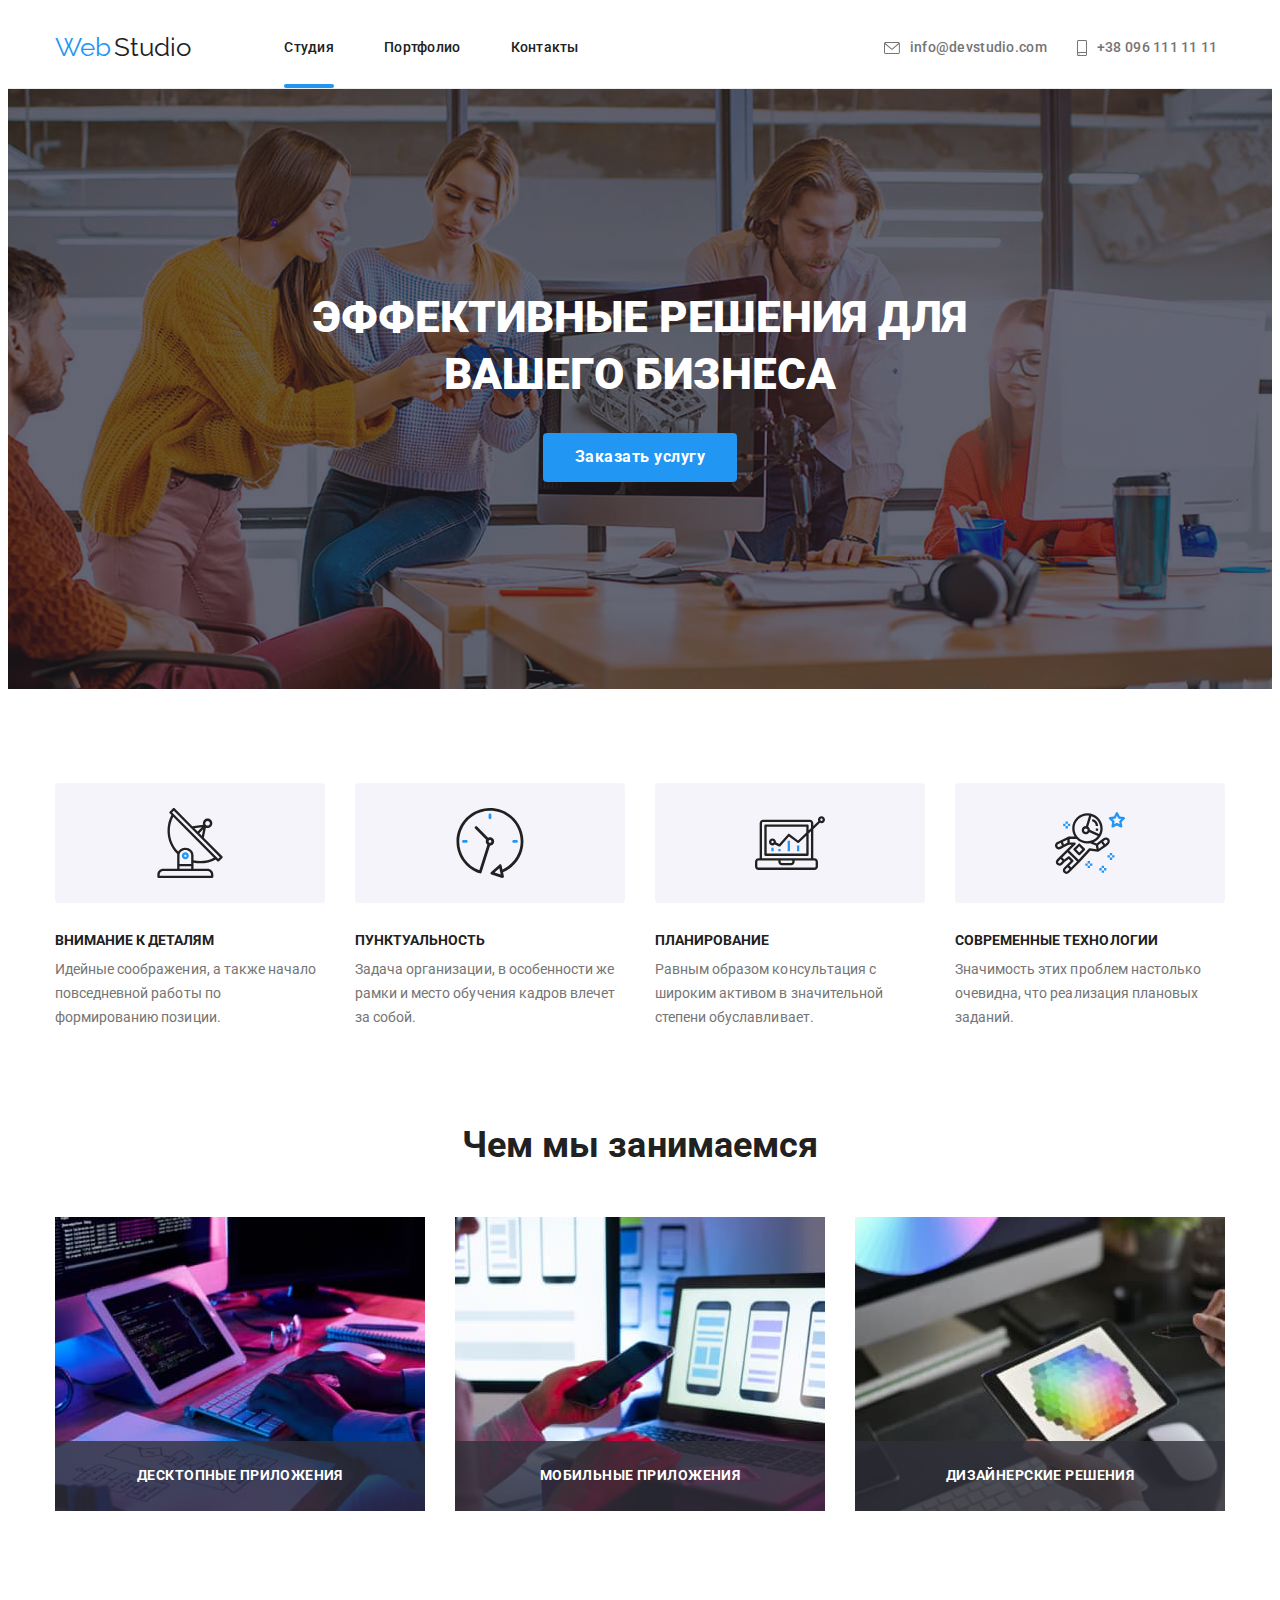
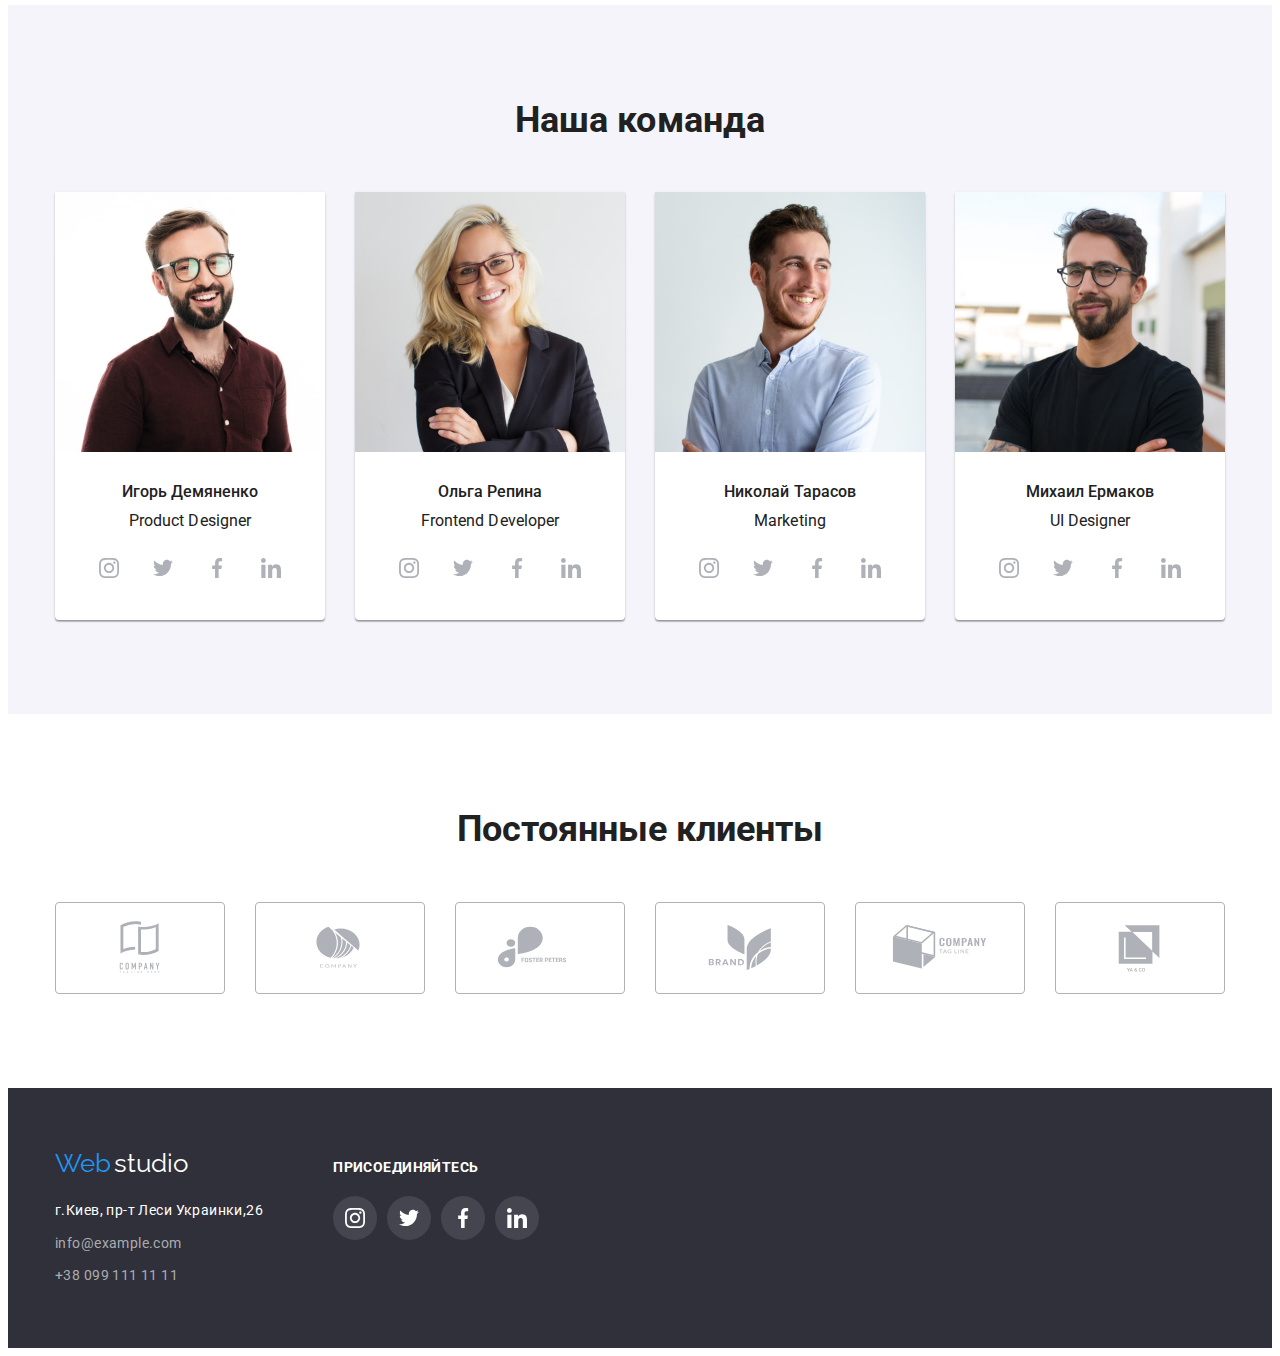
<file: index.html>
<!DOCTYPE html>
<html lang="ru">

<head>
    <meta charset="UTF-8">
    <meta http-equiv="X-UA-Compatible" content="IE=edge">
    <meta name="viewport" content="width=device-width, initial-scale=1.0">
    <title>Web studio</title>
    <link rel="stylesheet" href="https://cdnjs.cloudflare.com/ajax/libs/modern-normalize/1.1.0/modern-normalize.min.css"
        integrity="sha512-wpPYUAdjBVSE4KJnH1VR1HeZfpl1ub8YT/NKx4PuQ5NmX2tKuGu6U/JRp5y+Y8XG2tV+wKQpNHVUX03MfMFn9Q=="
        crossorigin="anonymous" referrerpolicy="no-referrer" />
    <link
        href="https://fonts.googleapis.com/css2?family=Raleway:wght@700&family=Roboto:wght@400;500;700;900&display=swap"
        rel="stylesheet">
    <link rel="stylesheet" href="./css/styles.css">
</head>

<body>
    <!-- Шапка Страницы -->
    <header class="header">
        <div class="header-container container">

            <!-- Навигация сайта -->
            <nav class="nav">
                <a href="/" class="link logo-flex"> <span class="logoweb">Web</span> <span class="logo">Studio</span>
                </a>
                <ul class="header-list ul-li">
                    <li class="contact"> <a href="./index.html" class="header-item link current">Студия</a></li>
                    <li class="contact"> <a href="./portfolio.html" class="header-item link ">Портфолио</a></li>
                    <li class="contact"> <a href="/" class="header-item link ">Контакты</a></li>
                </ul>
            </nav>

            <!-- Контакты -->
            <ul class="header-contacts ul-li">
                <li class="contact-item"><a class="header-contact link" href="mailto:info@devstudio.com " title="info@devstudio.com">
                    <svg class="header-icon" width="16px" height="12px">  
                        <use href="./images/icons.svg#icon-envelope"> </use>                                                                              
                    </svg>
                    info@devstudio.com
                </a>
            </li>
                    <li class="contact-item"><a class="header-contact link" href="tel:+380961111111">
                        <svg class="header-icon" width="10px" height="16px">
                            <use href="./images/icons.svg#icon-smartphone"> </use>
                        </svg>
                        +38 096 111 11 11
                    </a>
                </li>
            </ul>
        </div>
    </header>

    <!-- Основной материал -->
    <main class="main">

        <section class="main-first-section section">
            <h1 class="chief-title">Эффективные решения для вашего бизнеса</h1>
            <button type="button" class="main-button" data-modal-open>Заказать услугу</button>
        </section>
<!-- Main second section -->
        <section class="main-second-section section">

            <div class="container">
                <ul class="main-second-list ul-li">
                    <li class="main-second-item">
                        <ul class="main-card-list ul-li">
                            <li class="main-card-item">
                                <div class="main-card-container">
                                <svg class="main-card-icon" width="70px" height="70px">
                                    <use href="./images/icons.svg#icon-antenna">
                                
                                    </use>                                
                                </svg>
                                </div>

                            </li>
                        </ul>
                        <h2 class="main-second-title">Внимание к деталям</h2>
                        <p class="main-second-text">Идейные соображения, а также начало повседневной работы по
                            формированию позиции.</p>
                    </li>
                    <li class="main-second-item">
                        <ul class="main-card-list ul-li">
                            <li class="main-card-item">
                                <div class="main-card-container"><svg class="main-card-icon" width="70px" height="70px">
                                    <use href="./images/icons.svg#icon-clock">
                                
                                    </use>
                                
                                </svg>
                            </div>

                            </li>
                        </ul>
                        <h2 class="main-second-title">Пунктуальность</h2>
                        <p class="main-second-text">Задача организации, в особенности же рамки и место обучения кадров
                            влечет за собой.</p>
                    </li>
                    <li class="main-second-item">
                        <ul class="main-card-list ul-li">
                            <li class="main-card-item">
                                <div class="main-card-container"><svg class="main-card-icon" width="70px" height="70px">
                                    <use href="./images/icons.svg#icon-diagram">
                                
                                    </use>
                                
                                </svg>
                            </div>

                            </li>
                        </ul>
                        <h2 class="main-second-title">Планирование</h2>
                        <p class="main-second-text">Равным образом консультация с широким активом в значительной степени
                            обуславливает.
                        </p>
                    </li>
                    <li class="main-second-item">
                        <ul class="main-card-list ul-li">
                            <li class="main-card-item">
                                <div class="main-card-container"><svg class="main-card-icon" width="70px" height="70px">
                                    <use href="./images/icons.svg#icon-astronaut">
                                
                                    </use>
                                
                                </svg>
                            </div>

                            </li>
                        </ul>
                        <h2 class="main-second-title">Современные технологии</h2>
                        <p class="main-second-text">Значимость этих проблем настолько очевидна, что реализация плановых
                            заданий.
                        </p>
                    </li>
                </ul>
            </div>

        </section>

                                                                <!-- Секция чем мы занимаемся -->

        <section class="main-third-section section">

            <div class="container">

                <h2 class="main-third-title">Чем мы занимаемся</h2>

                <div class="third-card">
                    <ul class="main-third-list ul-li">
                        <li class="main-third-item">
                            <article>
                                <div>
                                    <img src="./images/keyboard.jpg" alt="keyboard" width="370">
                                </div>
                                <div class="card-label">
                                    <h3 class="card-label-text">
                                        Десктопные Приложения
                                    </h3>
                                </div>
                            </article>                          
                        </li>

                        <li class="main-third-item">
                            <article>
                                <div>
                                    <img src="./images/phone.jpg" alt="phone" width="370">
                                </div>
                                <div class="card-label">
                                    <h3 class="card-label-text">
                                        Мобильные Приложения
                                    </h3>
                                </div>
                            </article>
                        </li>

                        <li class="main-third-item">
                            <article>
                                <div>
                                    <img src="./images/screen.jpg" alt="screen" width="370">
                                </div>
                                <div class="card-label">
                                    <h3 class="card-label-text">
                                        Дизайнерские Решения
                                    </h3>
                                </div>
                            </article>                                
                        </li>
                    </ul>
                </div>
            </div>

        </section>

                                                                        <!-- Секция наша команда -->

        <section class="team-section section">
            <div class="container">

                <h2 class="team">Наша команда</h2>

                <div class="card-list">
                    <ul class="team-list ul-li">
                        <li class="team-item">
                            <article class="card">
                                <div class="">
                                    <img src="./images/product.jpg" alt="Игорь Демяненко" width="270">
                                </div>
                                <div class="card-content">
                                    <h3 class="team-title">Игорь Демяненко</h3>
                                    <p class="team-text" lang="en">Product Designer</p>
                                    <ul class="card-social-list ul-li">
                                        <li class="card-social-item">
                                            <a href="" class="card-social-link">
                                                <svg class="card-social-icon" 
                                                    width="20px" 
                                                    height="20px" > 
                                                    <use href="./images/icons.svg#icon-instagram" >

                                                    </use>
                                                </svg> 

                                            </a>

                                        </li>
                                        <li class="card-social-item">
                                            <a href="" class="card-social-link">
                                                <svg class="card-social-icon" 
                                                    width="20px" 
                                                    height="20px" > 
                                                    <use href="./images/icons.svg#icon-twitter" >

                                                    </use>
                                                </svg> 

                                            </a>

                                        </li>
                                        <li class="card-social-item">
                                            <a href="" class="card-social-link">
                                                <svg class="card-social-icon" 
                                                    width="20px" 
                                                    height="20px" > 
                                                    <use href="./images/icons.svg#icon-facebook" >

                                                    </use>
                                                </svg> 

                                            </a>

                                        </li>
                                        <li class="card-social-item">
                                            <a href="" class="card-social-link">
                                                <svg class="card-social-icon" 
                                                    width="20" 
                                                    height="20px"  > 
                                                    <use href="./images/icons.svg#icon-linkedin" >

                                                    </use>
                                                </svg> 

                                            </a>

                                        </li>

                                    </ul>
                                </div>
                            </article>
                        </li>

                        <li class="team-item">
                            <article class="card">
                                <div>
                                    <img src="./images/developer.jpg" alt="Ольга Репина" width="270">
                                </div>
                                <div class="card-content">
                                    <h3 class="team-title">Ольга Репина</h3>
                                    <p class="team-text" lang="en">Frontend Developer</p>
                                                                        <ul class="card-social-list ul-li">
                                        <li class="card-social-item">
                                            <a href="" class="card-social-link">
                                                <svg class="card-social-icon" 
                                                    width="20px" 
                                                    height="20px" > 
                                                    <use href="./images/icons.svg#icon-instagram" >

                                                    </use>
                                                </svg> 

                                            </a>

                                        </li>
                                        <li class="card-social-item">
                                            <a href="" class="card-social-link">
                                                <svg class="card-social-icon" 
                                                    width="20px" 
                                                    height="20px" > 
                                                    <use href="./images/icons.svg#icon-twitter" >

                                                    </use>
                                                </svg> 

                                            </a>

                                        </li>
                                        <li class="card-social-item">
                                            <a href="" class="card-social-link">
                                                <svg class="card-social-icon" 
                                                    width="20px" 
                                                    height="20px" > 
                                                    <use href="./images/icons.svg#icon-facebook" >

                                                    </use>
                                                </svg> 

                                            </a>

                                        </li>
                                        <li class="card-social-item">
                                            <a href="" class="card-social-link">
                                                <svg class="card-social-icon" 
                                                    width="20" 
                                                    height="20px"  > 
                                                    <use href="./images/icons.svg#icon-linkedin" >

                                                    </use>
                                                </svg> 

                                            </a>

                                        </li>

                                    </ul>
                                </div>
                            </article>
                        </li>

                        <li class="team-item">
                            <article class="card">
                                <div>
                                    <img src="./images/marketing.jpg" alt="Николай Тарасов" width="270">
                                </div>
                                <div class="card-content">
                                    <h3 class="team-title">Николай Тарасов</h3>
                                    <p class="team-text" lang="en">Marketing</p>
                                                                        <ul class="card-social-list ul-li">
                                        <li class="card-social-item">
                                            <a href="" class="card-social-link">
                                                <svg class="card-social-icon" 
                                                    width="20px" 
                                                    height="20px" > 
                                                    <use href="./images/icons.svg#icon-instagram" >

                                                    </use>
                                                </svg> 

                                            </a>

                                        </li>
                                        <li class="card-social-item">
                                            <a href="" class="card-social-link">
                                                <svg class="card-social-icon" 
                                                    width="20px" 
                                                    height="20px" > 
                                                    <use href="./images/icons.svg#icon-twitter" >

                                                    </use>
                                                </svg> 

                                            </a>

                                        </li>
                                        <li class="card-social-item">
                                            <a href="" class="card-social-link">
                                                <svg class="card-social-icon" 
                                                    width="20px" 
                                                    height="20px" > 
                                                    <use href="./images/icons.svg#icon-facebook" >

                                                    </use>
                                                </svg> 

                                            </a>

                                        </li>
                                        <li class="card-social-item">
                                            <a href="" class="card-social-link">
                                                <svg class="card-social-icon" 
                                                    width="20" 
                                                    height="20px"  > 
                                                    <use href="./images/icons.svg#icon-linkedin" >

                                                    </use>
                                                </svg> 

                                            </a>

                                        </li>

                                    </ul>
                                </div>
                            </article>
                        </li>

                        <li class="team-item">
                            <article class="card">
                                <div>
                                    <img src="./images/designer.jpg" alt="Михаил Ермаков" width="270">
                                </div>
                                <div class="card-content">
                                    <h3 class="team-title">Михаил Ермаков</h3>
                                    <p class="team-text" lang="en">UI Designer</p>
                                        <ul class="card-social-list ul-li">
                                        <li class="card-social-item">
                                            <a href="" class="card-social-link">
                                                <svg class="card-social-icon" 
                                                    width="20px" 
                                                    height="20px" > 
                                                    <use href="./images/icons.svg#icon-instagram" >

                                                    </use>
                                                </svg> 

                                            </a>

                                        </li>
                                        <li class="card-social-item">
                                            <a href="" class="card-social-link">
                                                <svg class="card-social-icon" 
                                                    width="20px" 
                                                    height="20px" > 
                                                    <use href="./images/icons.svg#icon-twitter" >

                                                    </use>
                                                </svg> 

                                            </a>

                                        </li>
                                        <li class="card-social-item">
                                            <a href="" class="card-social-link">
                                                <svg class="card-social-icon" 
                                                    width="20px" 
                                                    height="20px" > 
                                                    <use href="./images/icons.svg#icon-facebook" >

                                                    </use>
                                                </svg> 

                                            </a>

                                        </li>
                                        <li class="card-social-item">
                                            <a href="" class="card-social-link">
                                                <svg class="card-social-icon" 
                                                    width="20" 
                                                    height="20px"  > 
                                                    <use href="./images/icons.svg#icon-linkedin" >

                                                    </use>
                                                </svg> 

                                            </a>

                                        </li>

                                    </ul>
                                </div>
                            </article>
                        </li>
                    </ul>
                </div>
            </div>
        </section>

                                                                        <!-- Секиция постоянные клиенты -->

        <section class="section">
            <h2 class="clients-title">Постоянные клиенты</h2>
            <ul class="clients-icon-list ul-li">
                <li class="clients-icon-item">
                    <a href="" class="card-clients-link">
                        <svg class="card-clients-icon" 
                            width="106px" 
                            height="260px" > 
                            <use href="./images/icons.svg#icon-Logo-1" >

                            </use>
                        </svg> 
                    </a>

                </li>
                <li class="clients-icon-item">
                    <a href="" class="card-clients-link">
                        <svg class="card-clients-icon" 
                            width="106px" 
                            height="60px" > 
                            <use href="./images/icons.svg#icon-Logo-2" >

                            </use>
                        </svg> 
                    </a>

                </li>
                <li class="clients-icon-item">
                    <a href="" class="card-clients-link">
                        <svg class="card-clients-icon" 
                            width="106px" 
                            height="60px" > 
                            <use href="./images/icons.svg#icon-Logo-3" >

                            </use>
                        </svg> 
                    </a>

                </li>
                <li class="clients-icon-item">
                    <a href="" class="card-clients-link">
                        <svg class="card-clients-icon" 
                            width="106px" 
                            height="60px" > 
                            <use href="./images/icons.svg#icon-Logo-4" >

                            </use>
                        </svg> 
                    </a>

                </li>
                <li class="clients-icon-item">
                    <a href="" class="card-clients-link">
                        <svg class="card-clients-icon" 
                            width="106px" 
                            height="60px" > 
                            <use href="./images/icons.svg#icon-Logo-5" >

                            </use>
                        </svg> 
                    </a>

                </li>
                <li class="clients-icon-item">
                    <a href="" class="card-clients-link">
                        <svg class="card-clients-icon" 
                            width="106px" 
                            height="60px" > 
                            <use href="./images/icons.svg#icon-Logo-6" >

                            </use>
                        </svg> 
                    </a>

                </li>
            </ul>
        </section>

    </main>
    <!-- footer -->
    <footer class="footer">
        <div class="container footer-main-container">
            <div class="footer-left">
            <a href="/" class="logo-footer link"> <span class="logoweb">Web</span> <span class="footer-logo">studio</span>
            </a>
            
            <address class="address-section">
                <ul class="footer-list ul-li">
                    <li class="footer-item"><a href="/" class="footer-contact adress link"> г.Киев, пр-т Леси
                            Украинки,26 </a></li>
                    <li class="footer-item"><a href="mailto:info@example.com" title="info@example.com"
                            class="footer-contact link">info@example.com</a></li>
                    <li class="footer-item"><a href="tel:+380991111111" class="footer-contact link">+38 099 111 11
                            11</a></li>

                </ul>
            </address>
            </div>

                                                                    <!-- Правая часть футер -->

            <div class="footer-right">
            <h3 class="footer-card-title" >Присоединяйтесь</h3>
            <ul class="footer-card-list ul-li">
                <li class="footer-card-item">
                    <a href="" class="footer-card-link">
                        <svg class="footer-card-icon" width="20px" height="20px">
                            <use href="./images/icons.svg#icon-instagram">
            
                            </use>
                        </svg>
            
                    </a>
            
                </li>
                <li class="footer-card-item">
                    <a href="" class="footer-card-link">
                        <svg class="footer-card-icon" width="20px" height="20px">
                            <use href="./images/icons.svg#icon-twitter">
            
                            </use>
                        </svg>
            
                    </a>
            
                </li>
                <li class="footer-card-item">
                    <a href="" class="footer-card-link">
                        <svg class="footer-card-icon" width="20px" height="20px">
                            <use href="./images/icons.svg#icon-facebook">
            
                            </use>
                        </svg>
            
                    </a>
            
                </li>
                <li class="footer-card-item">
                    <a href="" class="footer-card-link">
                        <svg class="footer-card-icon" width="20" height="20px">
                            <use href="./images/icons.svg#icon-linkedin">
            
                            </use>
                        </svg>
            
                    </a>
            
                </li>
            
            </ul>
            </div>


        </div>

    </footer>

                                                                <!-- Modal -->

<div class="backdrop is-hidden" data-modal>
    <div class="modal-anim">
    <div class="modal">
        <button type="button" class="modal-close" data-modal-close>
            <svg class="modal-close0icon" width="20" height="20px">
                <use href="./images/icons.svg#icon-close-black-18dp-2-1-1">
                </use>
            </svg>
        </button>
    </div>
    </div>


</div>
    
    <script src="./js/modal.js"></script>
</body>

</html>
</file>
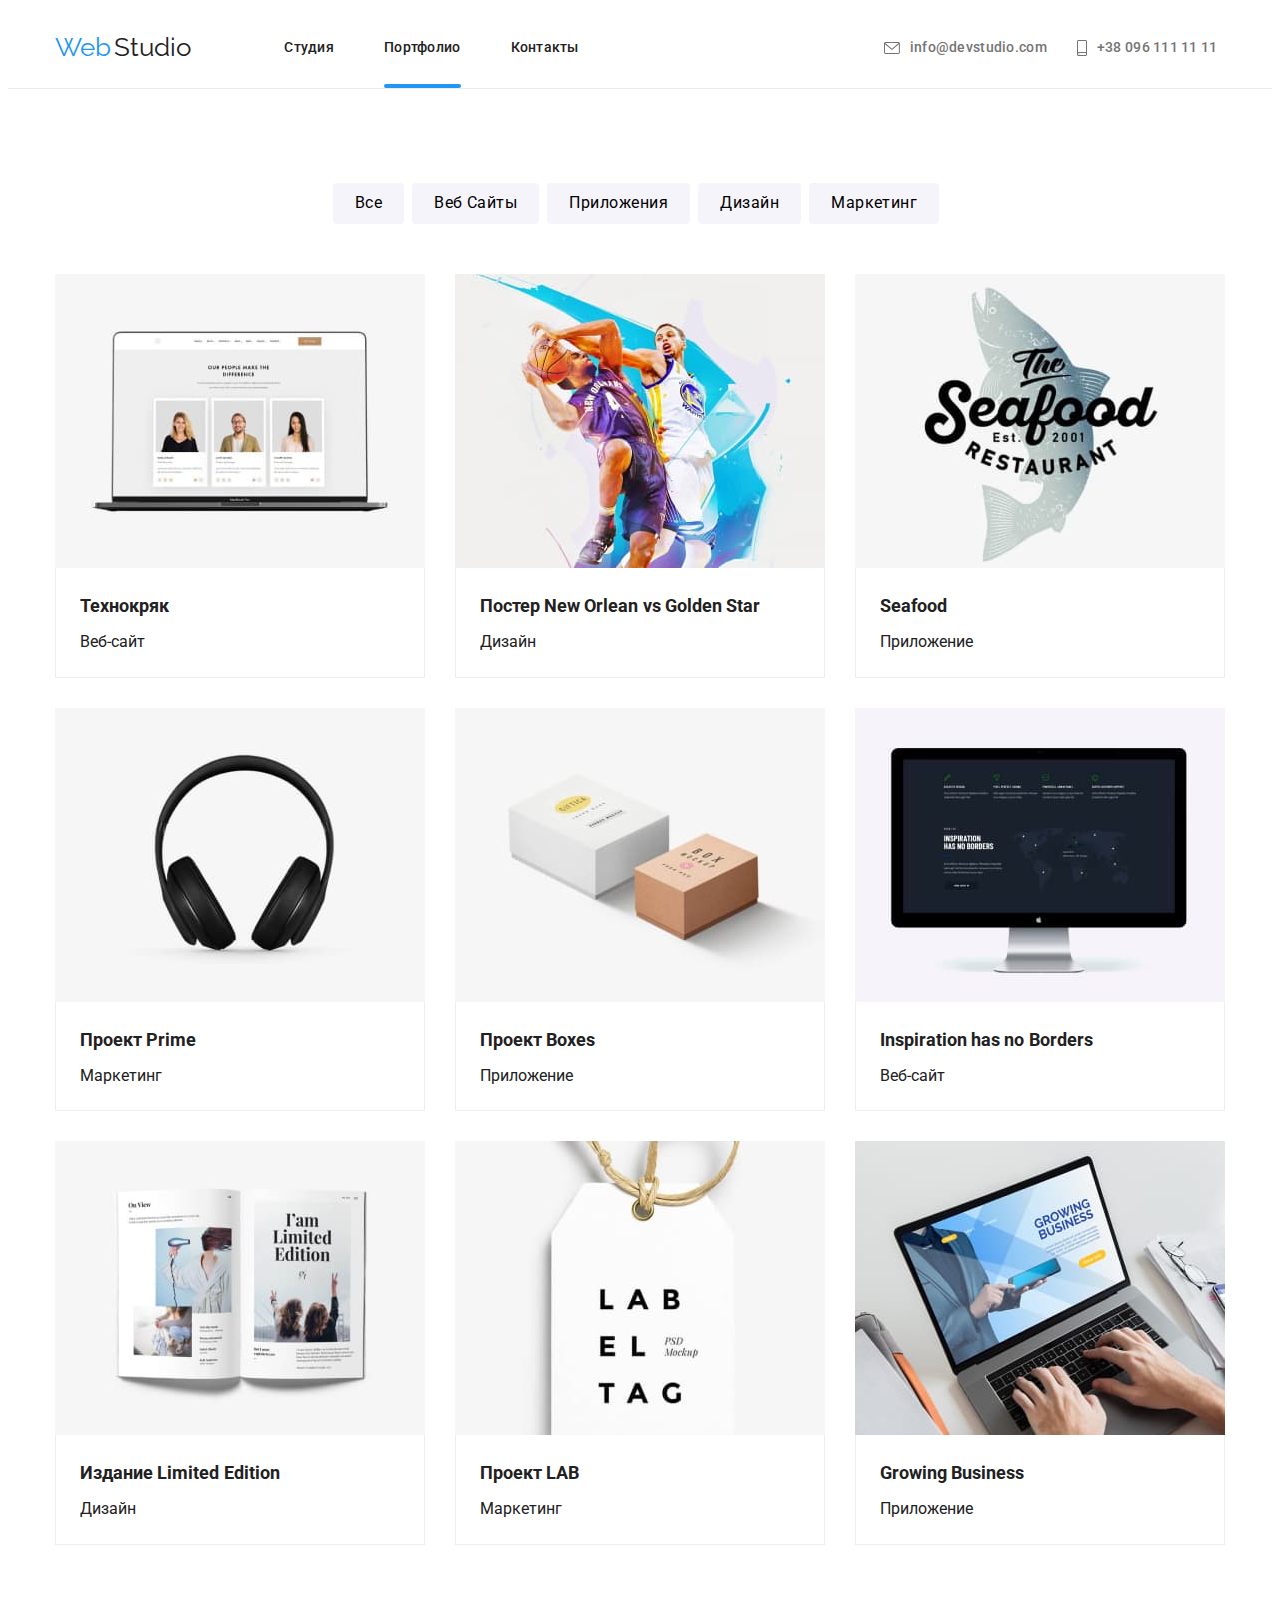
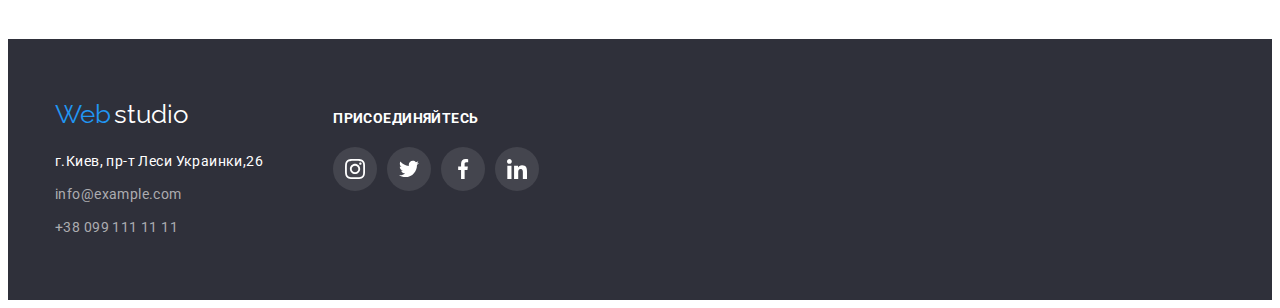
<file: portfolio.html>
<!DOCTYPE html>
<html lang="ru">
<head>
    <meta charset="UTF-8">
    <meta http-equiv="X-UA-Compatible" content="IE=edge">
    <meta name="viewport" content="width=device-width, initial-scale=1.0">
    <title>Portfolio</title>
    <link rel="stylesheet" href="https://cdnjs.cloudflare.com/ajax/libs/modern-normalize/1.1.0/modern-normalize.min.css"
        integrity="sha512-wpPYUAdjBVSE4KJnH1VR1HeZfpl1ub8YT/NKx4PuQ5NmX2tKuGu6U/JRp5y+Y8XG2tV+wKQpNHVUX03MfMFn9Q=="
        crossorigin="anonymous" referrerpolicy="no-referrer" />
    <link href="https://fonts.googleapis.com/css2?family=Raleway:wght@700&family=Roboto:wght@400;500;700;900&display=swap"
        rel="stylesheet">
    <link rel="stylesheet" href="./css/styles.css">
</head>
<body>
<!-- Шапка страницы -->
<header class="header">
    <!-- Навигация сайта -->
    <div class="header-container container">
        <nav class="nav">
            <a href="/" class="link logo-flex"> <span class="logoweb">Web</span> <span class="logo">Studio</span> </a>
            <ul class="header-list ul-li">
                <li class="contact"> <a href="./index.html" class="header-item link">Студия</a></li>
                <li class="contact"> <a href="./portfolio.html" class="header-item link current">Портфолио</a></li>
                <li class="contact"> <a href="/" class="header-item link">Контакты</a></li>
            </ul>
        </nav>
        <!-- Контакты -->
            <ul class="header-contacts ul-li">
                <li class="contact-item"><a class="header-contact link" href="mailto:info@devstudio.com " title="info@devstudio.com">
                        <svg class="header-icon" width="16px" height="12px">
                            <use href="./images/icons.svg#icon-envelope"> </use>
                        </svg>
                        info@devstudio.com
                    </a>
                </li>
                <li class="contact-item"><a class="header-contact link" href="tel:+380961111111">
                        <svg class="header-icon" width="10px" height="16px">
                            <use href="./images/icons.svg#icon-smartphone"> </use>
                        </svg>
                        +38 096 111 11 11
                    </a>
                </li>
            </ul>
    </div>
</header>
<!-- Портфолио  -->

<main class="main">

    <section class="portfolio-main section">
        <div class="container">
                <h1 class="visually-hidden">Портфолио</h1>

                <!-- Кнопки -->
                    <ul class="button-list ul-li">
                        <li><button type="button" class="button-item">Все</button></li>
                        <li><button type="button" class="button-item">Веб Сайты</button></li>
                        <li><button type="button" class="button-item">Приложения</button></li>
                        <li><button type="button" class="button-item">Дизайн</button></li>
                        <li><button type="button" class="button-item">Маркетинг</button></li>
                    </ul>

            <!-- Основной контент -->

                <ul class="main-list ul-li">
                    <li class="main-item">
                        <a href="" class="link">
                            <article class="card-portfolio">
                                <div class="text-img-wrap">
                                    <img src="./images/portfolio-notebook.jpg" alt="Ноутбук" width="370">
                                    <p class="text-img">
                                        Технокряк это современная площадка распространения коронавируса. Компании используют эту платформу для цифрового
                                        шпионажа и атак на защищённые сервера конкурентов.
                                    </p>
                                </div>

                                <div class="card-text" >
                                    <h2 class="title">Технокряк</h2>
                                    <p class="text">Веб-сайт</p>
                                </div>
                            </article>
                        </a>
                    </li>

                    <li class="main-item">
                        <a href="" class="link">
                            <article class="card-portfolio">
                                <div class="text-img-wrap">
                                    <img src="./images/portfolio-basket.jpg" alt="Постер игры в баскетбол" width="370">
                                    <p class="text-img">
                                        Lorem ipsum dolor sit, amet consectetur adipisicing elit. Cumque, accusamus et. Soluta at incidunt autem placeat
                                        vero. Cum, officiis.
                                    </p>
                                </div>

                                <div class="card-text" >
                                    <h2 class="title">Постер <span lang="en">New Orlean vs Golden Star</span></h2>
                                    <p class="text">Дизайн</p>
                                </div>
                            </article>
                        </a>

                    </li>
                    <li class="main-item">
                        <a href="" class="link">
                            <article class="card-portfolio">
                                <div class="text-img-wrap">
                                    <img src="./images/portfolio-logo.jpg" alt="Логотип ресторана" width="370">
                                    <p class="text-img">
                                        Lorem ipsum dolor sit, amet consectetur adipisicing elit. Cumque, accusamus et. Soluta at incidunt autem placeat
                                        vero. Cum, officiis.
                                    </p>
                                </div>

                                <div class="card-text" >
                                    <h2 class="title" lang="en">Seafood</h2>
                                    <p class="text">Приложение</p>
                                </div>
                            </article>
                        </a>
                    </li>

                    <li class="main-item">
                        <a href="/" class="link">

                            <article class="card-portfolio">
                                <div class="text-img-wrap">
                                    <img src="./images/portfolio-music.jpg" alt="Наушники" width="370">
                                    <p class="text-img">
                                        Lorem ipsum dolor sit, amet consectetur adipisicing elit. Cumque, accusamus et. Soluta at incidunt autem placeat
                                        vero. Cum, officiis.
                                    </p>
                                </div>

                                <div class="card-text" >
                                    <h2 class="title">Проект <span lang="en">Prime</span></h2>
                                    <p class="text">Маркетинг</p>
                                </div>
                            </article>
                        </a>
                    </li>

                    <li class="main-item">
                        <a href="/" class="link">
                            <article class="card-portfolio">
                                <div class="text-img-wrap">
                                    <img src="./images/portfolio-cube.jpg" alt="Коробка" width="370">
                                    <p class="text-img">
                                        Lorem ipsum dolor sit, amet consectetur adipisicing elit. Cumque, accusamus et. Soluta at incidunt autem placeat
                                        vero. Cum, officiis.
                                    </p>
                                </div>

                                <div class="card-text" >
                                    <h2 class="title">Проект <span lang="en">Boxes</span></h2>
                                    <p class="text">Приложение</p>
                                </div>
                            </article>
                        </a>
                    </li>

                    <li class="main-item">                       
                        <a href="/" class="link">
                            <article class="card-portfolio">
                            <div class="text-img-wrap">
                                <img src="./images/portfolio-screen.jpg" alt="Монитор" width="370">
                                <p class="text-img">
                                    Lorem ipsum dolor sit, amet consectetur adipisicing elit. Cumque, accusamus et. Soluta at incidunt autem placeat
                                    vero. Cum, officiis.
                                </p>
                            </div>

                                <div class="card-text">
                                    <h2 class="title" lang="en">Inspiration has no Borders</h2>
                                    <p class="text">Веб-сайт</p>
                                </div>
                            </article>
                        </a>
                    </li>

                    <li class="main-item">                     
                        <a href="/" class="link">
                            <article class="card-portfolio">
                            <div class="text-img-wrap">
                                <img src="./images/portfolio-book.jpg" alt="Книга" width="370">
                                <p class="text-img">
                                    Lorem ipsum dolor sit, amet consectetur adipisicing elit. Cumque, accusamus et. Soluta at incidunt autem placeat
                                    vero. Cum, officiis.
                                </p>
                            </div>

                                <div class="card-text">
                                    <h2 class="title">Издание <span lang="en">Limited Edition</span></h2>
                                    <p class="text">Дизайн</p>
                                </div>
                            </article>
                        </a>
                    </li>

                    <li class="main-item">
                        <a href="/" class="link">
                            <article class="card-portfolio">
                            <div class="text-img-wrap">
                                <img src="./images/portfolio-letters.jpg" alt="Бирка" width="370">
                                <p class="text-img">
                                    Lorem ipsum dolor sit, amet consectetur adipisicing elit. Cumque, accusamus et. Soluta at incidunt autem placeat
                                    vero. Cum, officiis.
                                </p>
                            </div>

                                <div class="card-text">
                                    <h2 class="title">Проект LAB</h2>
                                    <p class="text">Маркетинг</p>
                                </div>
                            </article>
                        </a>
                    </li>

                    <li class="main-item">
                        <a href="/" class="link">
                            <article class="card-portfolio">
                                <div class="text-img-wrap">
                                    <img src="./images/portfolio-business.jpg" alt="Вебсайт" width="370">
                                    <p class="text-img">
                                        Lorem ipsum dolor sit, amet consectetur adipisicing elit. Cumque, accusamus et. Soluta at incidunt autem placeat
                                        vero. Cum, officiis.
                                    </p>
                                </div>

                                <div class="card-text" >
                                    <h2 class="title" lang="en">Growing Business</h2>
                                    <p class="text">Приложение</p>
                                </div>
                            </article>
                        </a>
                    </li>
                </ul>
        </div>
    </section>
</main>


<!-- footer -->
    <!-- footer -->
    <footer class="footer">
        <div class="container footer-main-container">
            <div class="footer-left">
                <a href="/" class="logo-footer link"> <span class="logoweb">Web</span> <span
                        class="footer-logo">studio</span>
                </a>
    
                <address class="address-section">
                    <ul class="footer-list ul-li">
                        <li class="footer-item"><a href="/" class="footer-contact adress link"> г.Киев, пр-т Леси
                                Украинки,26 </a></li>
                        <li class="footer-item"><a href="mailto:info@example.com" title="info@example.com"
                                class="footer-contact link">info@example.com</a></li>
                        <li class="footer-item"><a href="tel:+380991111111" class="footer-contact link">+38 099 111 11
                                11</a></li>
    
                    </ul>
                </address>
            </div>
    
    
            <!--  ------------------------------------Правая часть футер--------------- -->
            <div class="footer-right">
                <h3 class="footer-card-title">Присоединяйтесь</h3>
                <ul class="footer-card-list ul-li">
                    <li class="footer-card-item">
                        <a href="" class="footer-card-link">
                            <svg class="footer-card-icon" width="20px" height="20px">
                                <use href="./images/icons.svg#icon-instagram">
    
                                </use>
                            </svg>
    
                        </a>
    
                    </li>
                    <li class="footer-card-item">
                        <a href="" class="footer-card-link">
                            <svg class="footer-card-icon" width="20px" height="20px">
                                <use href="./images/icons.svg#icon-twitter">
    
                                </use>
                            </svg>
    
                        </a>
    
                    </li>
                    <li class="footer-card-item">
                        <a href="" class="footer-card-link">
                            <svg class="footer-card-icon" width="20px" height="20px">
                                <use href="./images/icons.svg#icon-facebook">
    
                                </use>
                            </svg>
    
                        </a>
    
                    </li>
                    <li class="footer-card-item">
                        <a href="" class="footer-card-link">
                            <svg class="footer-card-icon" width="20" height="20px">
                                <use href="./images/icons.svg#icon-linkedin">
    
                                </use>
                            </svg>
    
                        </a>
    
                    </li>
    
                </ul>
            </div>
    
    
        </div>
    
    </footer>
</body>
</html>
</file>
<file: css/styles.css>
:root {
  --primary-text-color: #e5e5e5;
  --title-text-color: #212121;
  --accent-color: #2196f3;
  --blue-main-button-hover: #188ce8;
  --primary-white-color: #757575;
  --button-background: #f5f4fa;
  --white-color: #ffffff;
  --black-box-color: #2f303a;
  --style-for-footer-contacts: #acacb0;
  --background-for-header: #ececec;
  --size-margin-one: 30px;
  --border-card-portfolio: #eeeeee;
  --transition: 2250ms, cubic-bezier(0.4, 0, 0.2, 1);
}

@keyframes rotateY {
  0% {
    transform: perspective(400px) rotateY(60deg);
  }

  100% {
    transform: perspective(400px) rotateY(-60deg);
  }
}

body {
  color: var(--title-text-color);
  background-color: var(--white-color);
  font-family: Roboto, sans-serif;
  font-size: 14px;
  letter-spacing: 0.03px;
}
p,
h1,
h2,
h3,
h4,
h5,
h6 {
  margin: 0;
}
ul,
ol {
  margin: 0;
  padding: 0;
}
img {
  display: block;
  max-width: 100%;
  height: auto;
}
*,
*::before,
*::after {
  box-sizing: border-box;
}
.link {
  text-decoration: none;
}
.ul-li {
  list-style: none;
}

/* Общие стили и стили портфолио */
.section {
  padding-top: 94px;
  padding-bottom: 94px;
}

/* ----------------------------------------------------------Шапка страницы----------- */
.header {
  border-bottom-color: var(--background-for-header);
  border-bottom-width: 1px;
  border-bottom-style: solid;
}
.header-container {
  display: flex;
  align-items: center;
}
.container {
  width: 1200px;
  padding-left: 15px;
  padding-right: 15px;
  margin: 0 auto;
}
.nav {
  display: flex;
  align-items: center;
  margin-right: 305px;
}
/* ------------------------Логотип header----------  */
.logoweb {
  color: var(--accent-color);
  font-family: Raleway;
  font-size: 26px;
  line-height: 1.19;
}
.logo {
  color: var(--title-text-color);
  font-family: Raleway;
  font-size: 26px;
  line-height: 1.19;
}
.logo-flex {
  padding: 24px 0 25px 0;
  margin-right: 93px;
  display: block;
  animation: rotateY 3000ms infinite alternate backwards ease-in-out 1000ms;
}
.header-list {
  display: flex;
  align-items: center;
}
.contact {
  margin-right: 50px;
}
.contact:last-child {
  margin-right: 0;
}
.contact-item {
  margin-right: 30px;
}
.contact-item:last-child {
  margin-right: 0;
}

.header-contacts {
  display: flex;
  align-items: center;
}

.header-contact {
  font-style: normal;
  font-weight: 500;
  line-height: 1.7;
  letter-spacing: 0.02em;
  color: var(--primary-white-color);

  display: flex;
  align-items: center;
  transition: color 250ms cubic-bezier(0.4, 0, 0.2, 1);
}
.header-contact:hover,
.header-contact:focus {
  color: var(--accent-color);
}
.header-item {
  font-style: normal;
  font-weight: 500;
  line-height: 1.14;
  letter-spacing: 0.02em;
  color: var(--title-text-color);

  position: relative;
  transition: color 250ms cubic-bezier(0.4, 0, 0.2, 1);
}

.current::after {
  content: '';
  width: 100%;
  height: 4px;
  border-radius: 2px;

  position: absolute;
  left: 0;
  bottom: -33px;
  background-color: var(--accent-color);
}

.header-item:hover,
.header-item:focus {
  color: var(--accent-color);
}

/* -----------------------------------hedaer icon---------- */

.header-icon {
  margin-right: 10px;
  fill: currentColor;
}

/* ---------------------------------------------------Основной контент-- Первая секция----------- */
.main-first-section {
  background-color: var(--black-box-color);
  max-width: 1600px;
  height: 600px;
  margin: 0 auto;

  background-image: linear-gradient(rgba(47, 48, 58, 0.4), rgba(47, 48, 58, 0.4)),
    url(../images/hero.png);
  background-repeat: no-repeat;
  background-position: center;

  flex-grow: 1;
  align-items: center;
  text-align: center;

  padding-top: 200px;
  padding-bottom: 200px;
}
/* ---------------Заголовок------------- */
.chief-title {
  font-weight: 900;
  font-size: 44px;
  line-height: 1.3;
  text-align: center;
  vertical-align: top;
  color: var(--white-color);
  text-transform: uppercase;

  width: 696px;
  margin: 0 auto;
  margin-bottom: 30px;
}
/* ---------------Кнопка под заголовком-------------- */
.main-button {
  font-family: Roboto;
  font-weight: 700;
  font-size: 16px;
  line-height: 1.8;
  letter-spacing: 0.03em;
  background-color: var(--accent-color);
  color: var(--white-color);
  cursor: pointer;
  font-family: inherit;
  text-align: center;

  border-radius: 4px;
  overflow: hidden;
  border: 0;

  padding: 10px 32px;
}

/* -------------------------- Main -------portfolio----*/

.portfolio-main {
  padding-top: 94px;
  padding-bottom: 94px;
}

.button-list {
  display: flex;

  margin-bottom: 50px;
  justify-content: center;
}
/* .button-item {
  margin-right: 8px;

  border-radius: 4px;
  overflow: hidden;
  border: 0;
  transition: color 250ms cubic-bezier(0.4, 0, 0.2, 1);
} */

/* ----------------------------Кнопки портфолио------------- */

.button-item {
  font-family: Roboto;
  font-style: 500;
  font-size: 16px;
  line-height: 1.8;
  letter-spacing: 0.03em;
  background-color: var(--button-background);
  cursor: pointer;
  font-family: inherit;
  margin-right: 8px;
  padding: 6px 22px;

  border-radius: 4px;
  overflow: hidden;
  border: 0;
  transition: color 250ms cubic-bezier(0.4, 0, 0.2, 1),
    background-color 250ms cubic-bezier(0.4, 0, 0.2, 1),
    box-shadow 250ms cubic-bezier(0.4, 0, 0.2, 1);
}
.button-item:hover,
.button-item:focus {
  background-color: var(--accent-color);
  color: var(--white-color);
  cursor: pointer;
  font-family: inherit;

  box-shadow: 0px 2px rgba(0, 0, 0, 0.12), 0px 1px rgba(0, 0, 0, 0.08), 0px 3px rgba(0, 0, 0, 0.1);
}
.button-item:active {
  color: var(--accent-color);
}

.main-list {
  display: flex;
  justify-content: center;
  flex-wrap: wrap;
  margin-top: calc(-1 * var(--size-margin-one));
  margin-left: calc(-1 * var(--size-margin-one));
}
.main-item {
  flex-basis: calc(100% / 3 - var(--size-margin-one));
  margin-left: var(--size-margin-one);
  margin-top: var(--size-margin-one);
}
.card-text {
  padding: 20px 24px;

  border-right-width: 1px;
  border-right-style: solid;
  border-right-color: var(--border-card-portfolio);

  border-left-width: 1px;
  border-left-style: solid;
  border-left-color: var(--border-card-portfolio);

  border-bottom-color: var(--border-card-portfolio);
  border-bottom-width: 1px;
  border-bottom-style: solid;
}
.card-portfolio {
  transition: box-shadow 250ms cubic-bezier(0.4, 0, 0.2, 1);
}

.card-portfolio:hover,
.card-portfolio:focus {
  box-shadow: 0px 1px 1px rgba(0, 0, 0, 0.12), 0px 4px 4px rgba(0, 0, 0, 0.06),
    1px 4px 6px rgba(0, 0, 0, 0.16);
}
/* -------------Text on IMG--------------- */
.text-img-wrap {
  position: relative;
  overflow: hidden;
}
.text-img {
  font-size: 18px;
  line-height: 1.5;
  color: var(--white-color);
  background-color: rgba(33, 150, 243, 0.9);

  padding: 63px 24px;

  position: absolute;
  top: 0;
  left: 0;
  height: 100%;
  transform: translateY(100%);
  transition: transform 250ms cubic-bezier(0.4, 0, 0.2, 1);
}
.main-item:hover .text-img {
  transform: translateY(0);
}

.main-second-section {
  margin: 0 auto;
  align-items: center;
  margin-bottom: -94px;
}

.main-second-list {
  display: flex;
}
.main-second-item {
  margin-right: 30px;
}

.main-second-item:last-child {
  margin-right: 0;
}
/* Заголовки секции */
.main-second-title {
  font-weight: 700;
  line-height: 1.1;
  font-size: 14px;
  text-transform: uppercase;
}
/* Текст секции */
.main-second-text {
  line-height: 1.7;
  color: var(--primary-white-color);

  margin-top: 10px;
}

/* Заголовок секции */
.main-third-title {
  font-weight: 700;
  font-size: 36px;
  line-height: 1.2;
  text-align: center;

  padding-bottom: 50px;
}
.main-third-list {
  align-content: center;
  display: flex;
  margin-right: -30px;
  justify-content: center;
  margin-right: -30px;
}
.main-third-item {
  width: calc(100% / 3 - 30);
  margin-right: 30px;

  position: relative;
}
.card-label-text {
  color: #ffffff;
  font-weight: 700;
  line-height: 1.14;
  letter-spacing: 0.03em;
  font-size: 14px;
  text-transform: uppercase;
}
.card-label {
  position: absolute;
  bottom: 0px;

  width: 370px;
  height: 70px;
  background-color: rgba(47, 48, 58, 0.8);
  text-align: center;

  padding-top: 27px;
}
/* ----------------------------------------------------------Секция наша команда --------------*/
.team-section {
  background-color: var(--button-background);
  padding-bottom: 94px;
}

.team-list {
  display: flex;
  padding-right: auto;
  padding-left: auto;
  margin-top: calc(-1 * var(--size-margin-one));
  margin-left: calc(-1 * var(--size-margin-one));
}
.team-list > .team-item {
  flex-basis: calc(100% / 4 - var(--size-margin-one));
  margin-left: var(--size-margin-one);
  margin-top: var(--size-margin-one);
}

.team {
  font-weight: 700;
  font-size: 36px;
  line-height: 1.2;

  text-align: center;
  justify-content: center;
  margin-bottom: 50px;
}

.team-title {
  font-weight: 500;
  font-size: 16px;
  line-height: 1.2;

  text-align: center;
}
/* Текст секции */
.team-text {
  font-size: 16px;
  line-height: 1.2;

  text-align: center;
  margin-top: 10px;
}

.card {
  background-color: white;

  box-shadow: 0px 1px 3px rgba(0, 0, 0, 0.12), 0px 1px 1px rgba(0, 0, 0, 0.14),
    0px 2px 1px rgba(0, 0, 0, 0.2);

  border-radius: 0px 0px 4px 4px;
}

.card-content {
  padding-top: 30px;
  padding-bottom: 30px;
}
.card-social-list {
  display: flex;
  justify-content: center;
  margin-top: 16px;
}

.card-social-item + .card-social-item {
  margin-left: 10px;
}
.card-social-icon {
  fill: currentColor;
}
.card-social-link {
  width: 44px;
  height: 44px;
  background-color: var(--white-color);
  display: flex;
  justify-content: center;
  align-items: center;
  border-radius: 50%;

  color: #afb1b8;
  transition: color 250ms cubic-bezier(0.4, 0, 0.2, 1),
    background-color 250ms cubic-bezier(0.4, 0, 0.2, 1);
}
.card-social-link:hover,
.card-social-link:focus {
  background-color: var(--accent-color);
  color: var(--white-color);
}

/* Main contant */
.main {
  background-color: var(--white-color);
}
/* Скрытый заголовок */
.visually-hidden {
  position: absolute;
  width: 1px;
  height: 1px;
  margin: -1px;
  padding: 0;
  overflow: hidden;
  border: 0;
  clip: rect(0 0 0 0);
}

/* -------------------------------Секция постоянные клиенты------------------- */

.clients-title {
  font-weight: 700;
  font-size: 36px;
  line-height: 1.2;

  text-align: center;
  justify-content: center;
  margin-bottom: 50px;
}
.clients-icon-list {
  display: flex;
  justify-content: center;
  align-items: center;
}
.clients-icon-item + .clients-icon-item {
  margin-left: 30px;
}
.card-clients-icon {
  fill: currentColor;
}
.card-clients-link {
  width: 170px;
  height: 92px;
  display: flex;
  justify-content: center;
  align-items: center;

  border-radius: 4px;
  border-width: 1px;
  border-style: solid;
  border-color: #afb1b8;

  color: #afb1b8;
  transition: color 250ms cubic-bezier(0.4, 0, 0.2, 1),
    background-color 250ms cubic-bezier(0.4, 0, 0.2, 1),
    border-color 250ms cubic-bezier(0.4, 0, 0.2, 1);
}
.card-clients-link:hover,
.card-clients-link:focus {
  background-color: var(--white-color);
  color: var(--accent-color);
  border-color: var(--accent-color);
}

/* -------------------------------------Шрифты основного контента портфолио------------------------ */
.title {
  font-weight: 700;
  font-size: 18px;
  line-height: 2;
  color: var(--title-text-color);

  margin-bottom: 4px;
}
/* Текст портфолио */
.text {
  font-size: 16px;
  line-height: 1.8;
  color: var(--title-text-color);
}
/* Footer */
.footer {
  background-color: var(--black-box-color);
  padding-top: 60px;
  padding-bottom: 60px;
}
/* ----------------------------------------Вторая часть логотипа футера------------------------ */
.footer-logo {
  color: var(--white-color);
  font-family: Raleway;
  font-size: 26px;
  line-height: 1.2;
}
.logo-footer {
  display: block;
  margin-bottom: 20px;
}
.footer-item {
  margin-bottom: 9px;
}
.footer-item:last-child {
  margin-bottom: 0;
}

/* -----------------------------Контактные данные футер-------------------------*/
.footer-contact {
  font-style: normal;
  line-height: 1.7;
  letter-spacing: 0.03em;
  color: var(--style-for-footer-contacts);
  margin-bottom: 9px;
  transition: color 250ms cubic-bezier(0.4, 0, 0.2, 1);
}
.footer-contact:hover,
.footer-contact:focus {
  color: var(--accent-color);
}
.adress {
  color: var(--white-color);
}
.footer-left {
  margin-right: 70px;
}
/* -----------------------------footer правая часть---------------------------------- */
.footer-main-container {
  display: flex;
  align-items: baseline;
}
.footer-right {
  display: block;
  align-items: baseline;
}
.footer-card-title {
  color: #ffffff;
  font-weight: 700;
  line-height: 1.14;
  letter-spacing: 0.03em;
  font-size: 14px;
  text-transform: uppercase;

  color: #ffffff;

  margin-bottom: 20px;
}

.footer-card-list {
  display: flex;
  justify-content: left;
  align-items: center;
}
.footer-card-item {
  width: 44px;
  height: 44px;
}
.footer-card-item + .footer-card-item {
  margin-left: 10px;
}
.footer-card-icon {
  fill: currentColor;
}
.footer-card-link {
  width: 44px;
  height: 44px;
  background-color: #44454e;
  display: flex;
  justify-content: center;
  align-items: center;
  border-radius: 50%;

  color: #ffffff;
  transition: background-color 250ms cubic-bezier(0.4, 0, 0.2, 1);
}
.footer-card-link:hover,
.footer-card-link:focus {
  background-color: var(--accent-color);
}

/* -----------------------------Main-secomd-section--------- */
.main-card-container {
  display: flex;
  justify-content: center;
  align-items: center;

  padding-top: 25px;
}

.main-card-item {
  width: 270px;
  height: 120px;
  border-radius: 4px;
  background-color: #f5f4fa;

  margin-bottom: 30px;
}
.main-card-list {
}
.main-card-item + .main-card-item {
  margin-left: 30px;
}
/* ---------------------------------------------Modal--------------------------------- */
.backdrop {
  width: 100vw;
  height: 100vh;
  position: fixed;
  top: 0;

  background-color: rgba(0, 0, 0, 0.1);

  transition: opacity 250ms cubic-bezier(0.4, 0, 0.2, 1),
    visibility 250ms cubic-bezier(0.4, 0, 0.2, 1);
}
.backdrop.is-hidden .modal {
  transform: scale(0.3);
}
.modal {
  width: 528px;
  min-height: 581px;
  border-radius: 4px;
  background-color: var(--white-color);
  position: absolute;
  top: 50%;
  left: 50%;
  transform: translate(-50%, -50%) scale(1);
  transition: transform 250ms cubic-bezier(0.4, 0, 0.2, 1);
}

.modal-close {
  width: 30px;
  height: 30px;
  border-radius: 50%;
  border: 1px solid rgba(0, 0, 0, 0.1);
  background-color: var(--white-color);

  position: absolute;
  top: 8px;
  right: 8px;

  display: flex;
  align-items: center;
  justify-content: center;
}
.is-hidden {
  opacity: 0;
  pointer-events: none;
  visibility: hidden;
}
</file>
